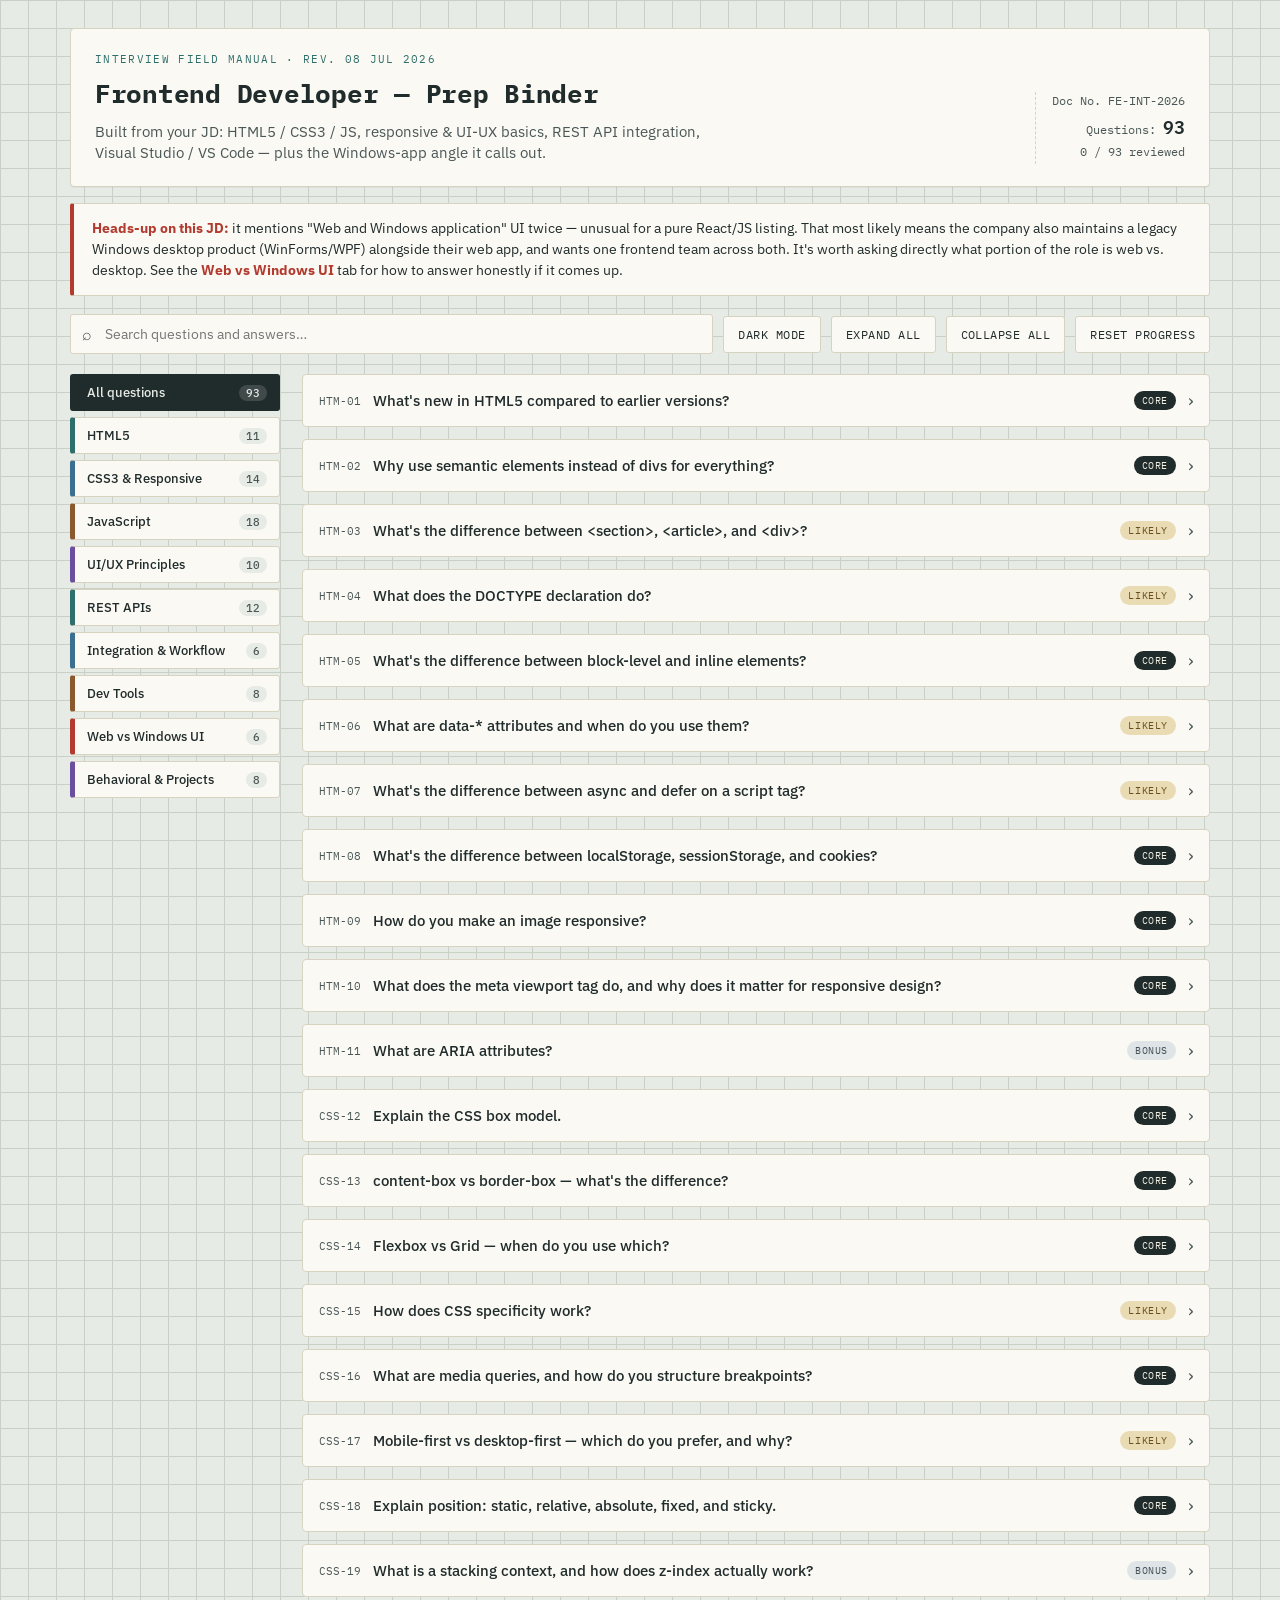
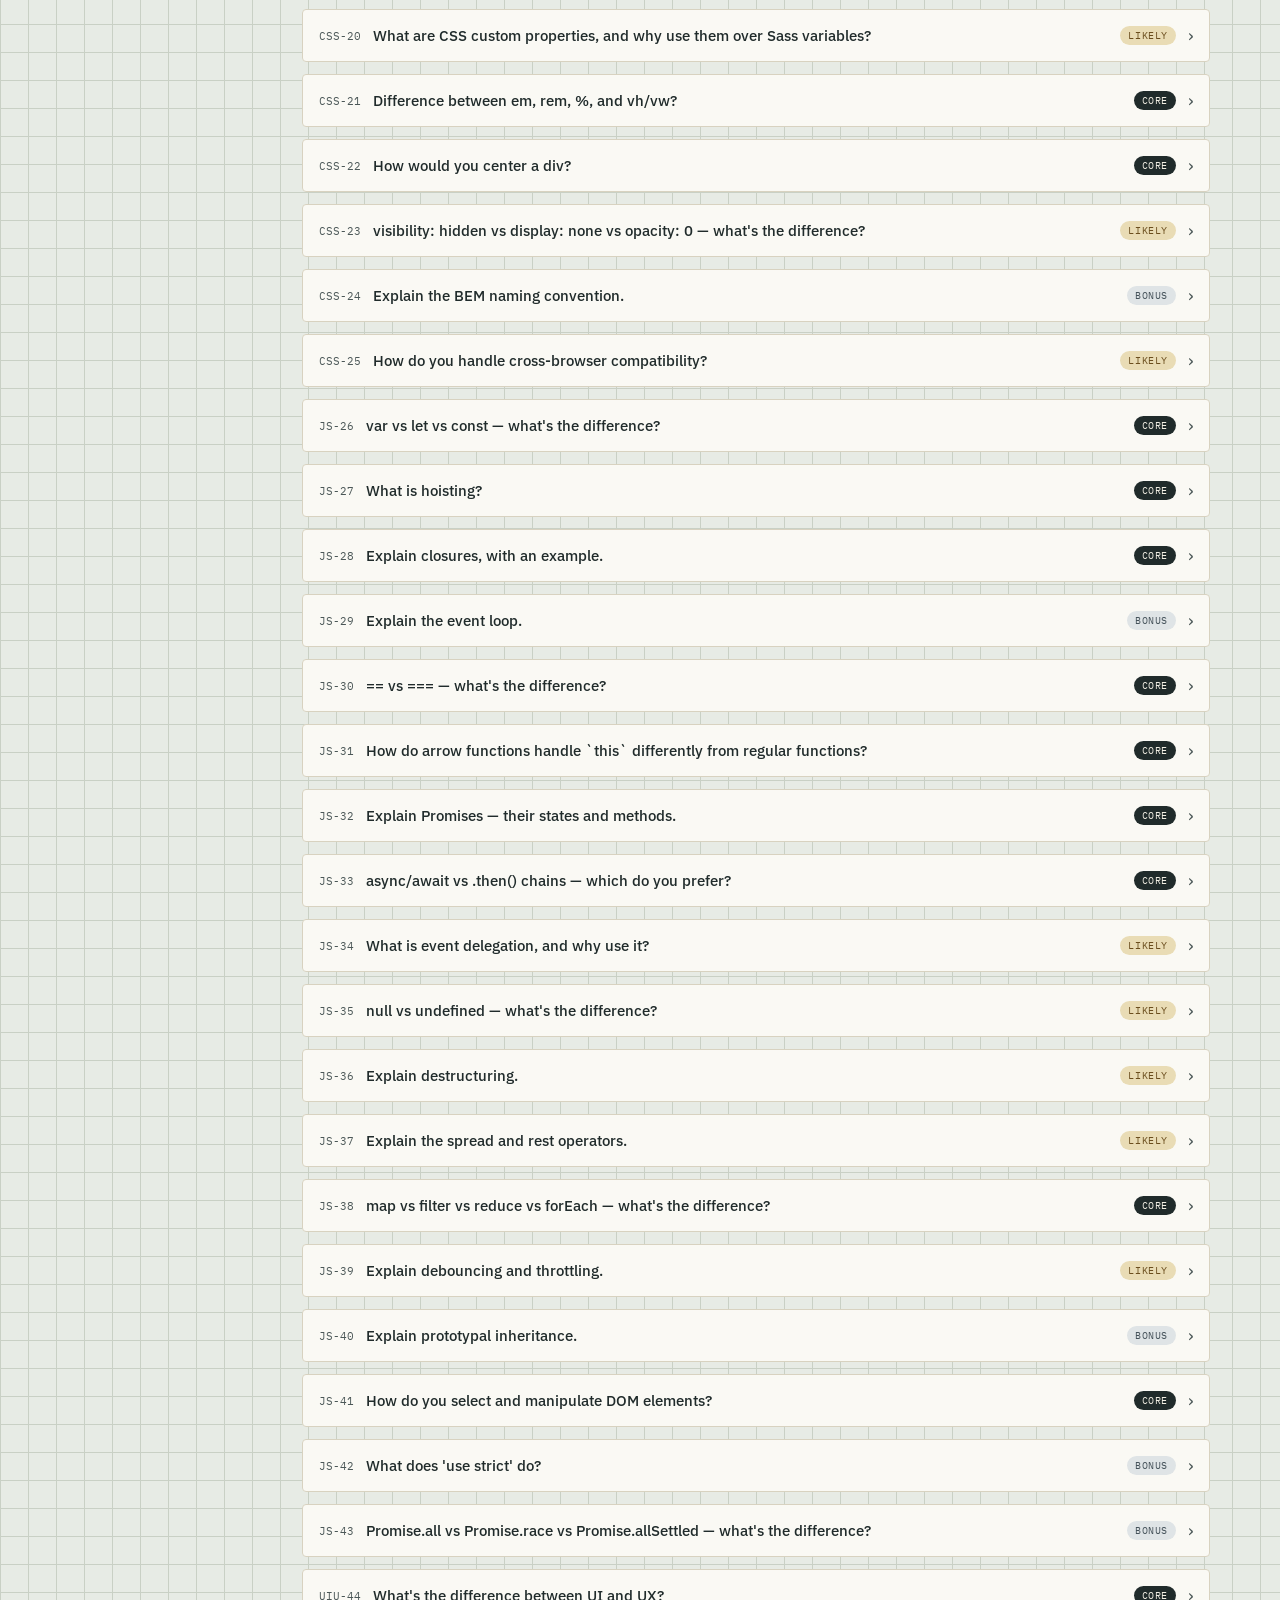
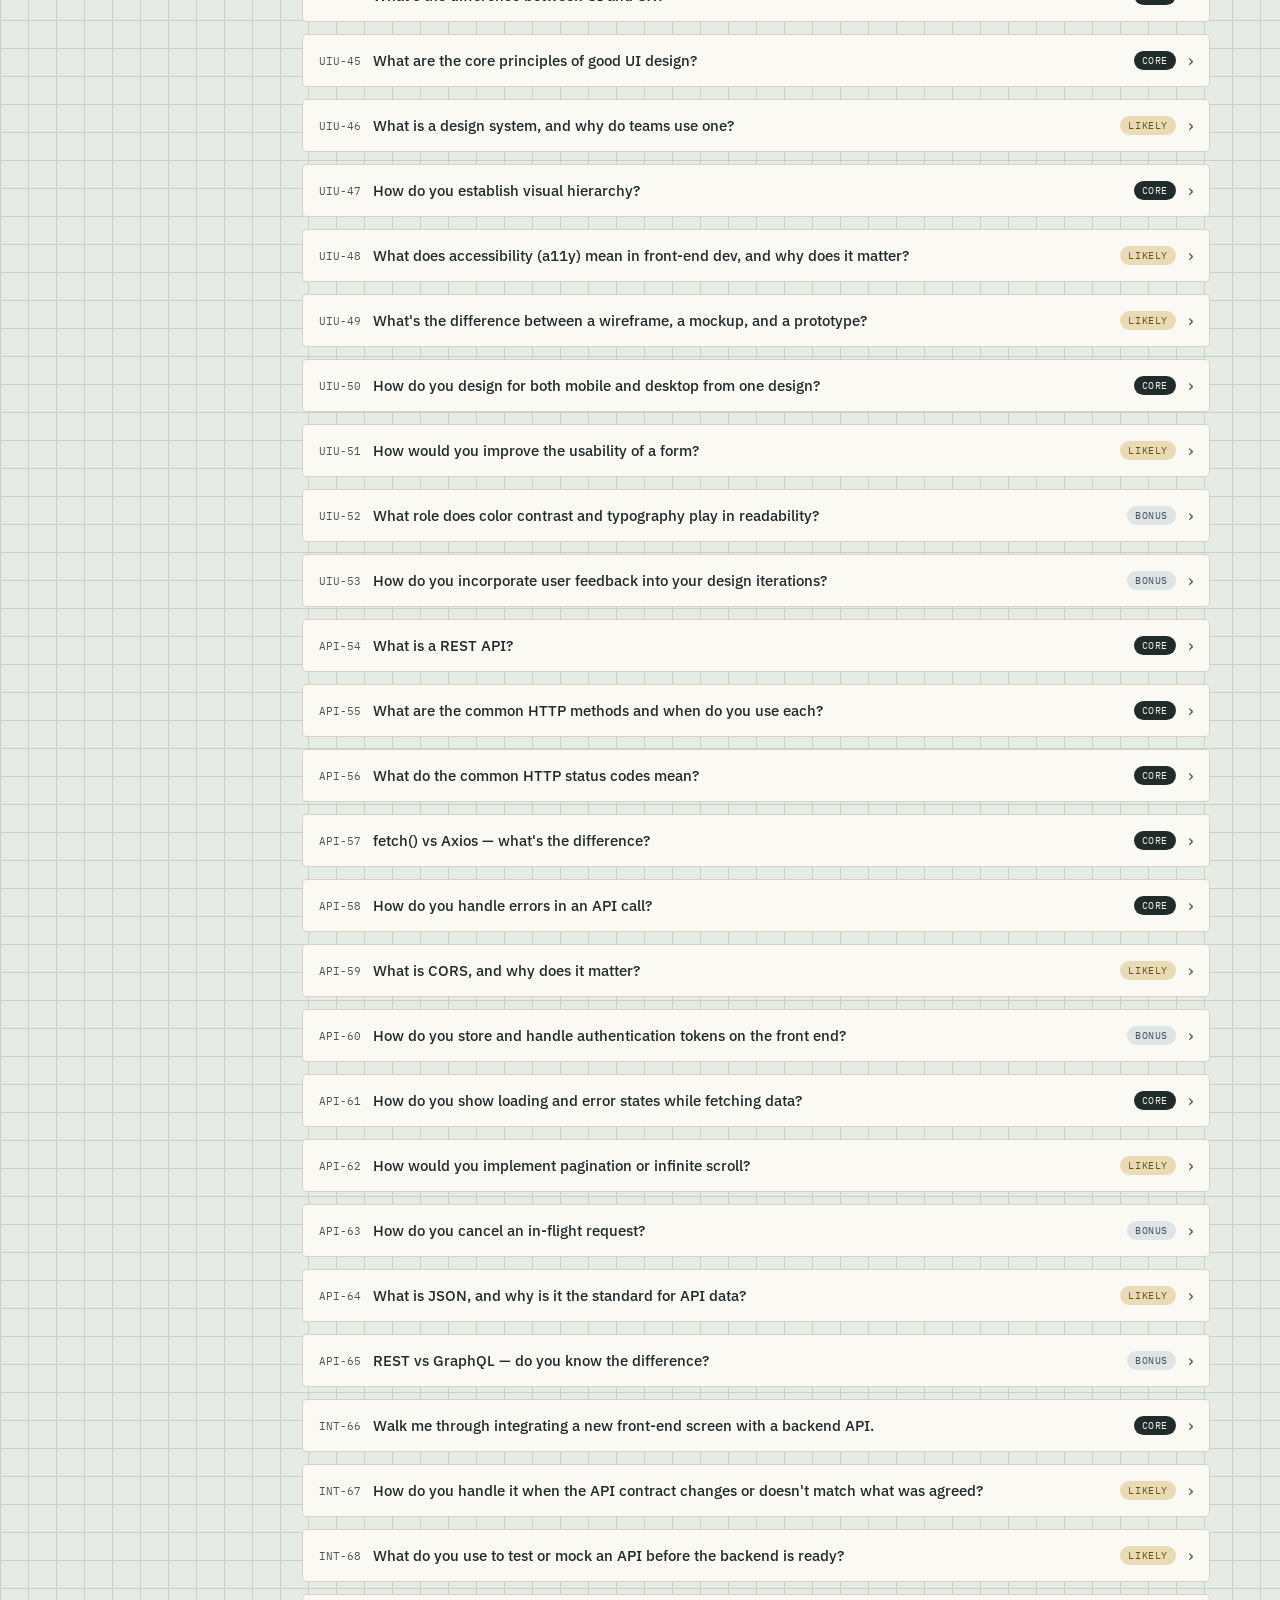
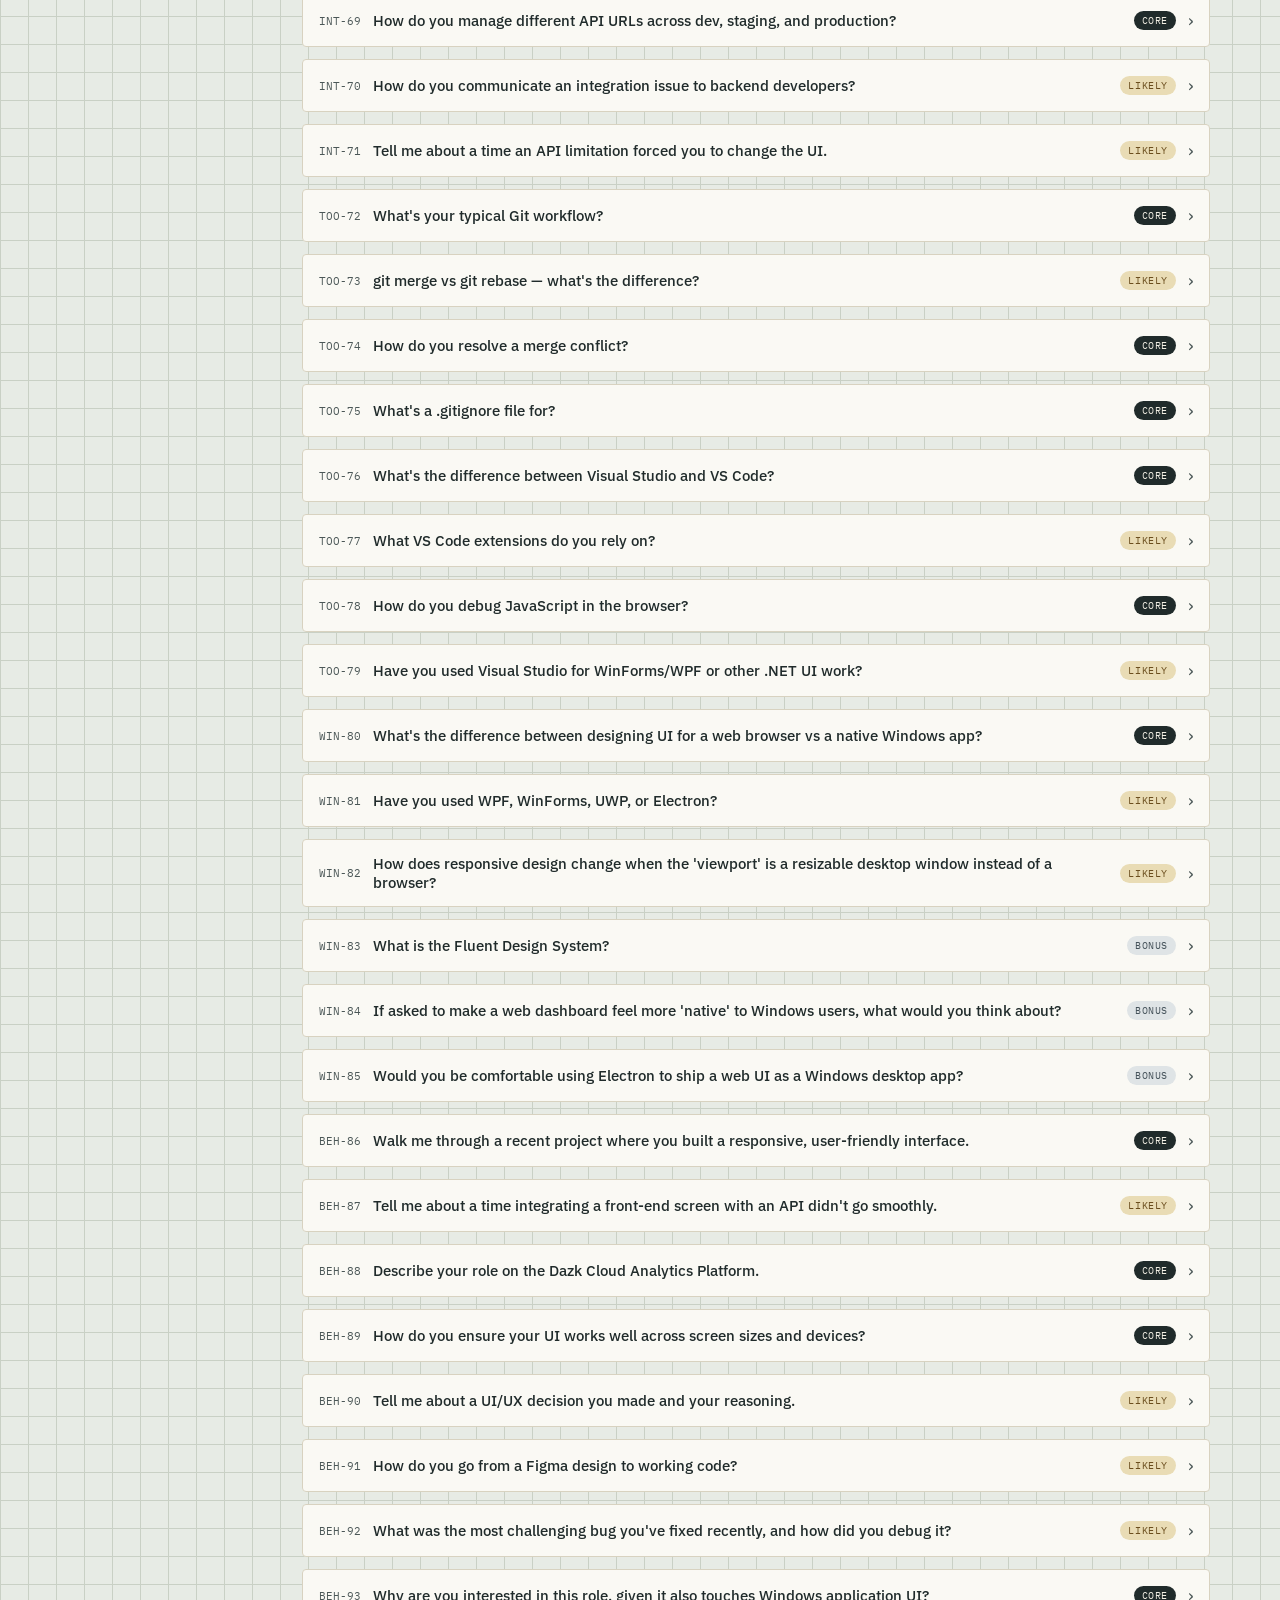
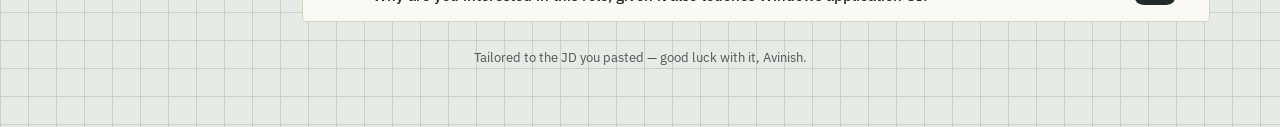
<file: frontend-developer-interview-prep.html>
<!DOCTYPE html>
<html lang="en">
<head>
<meta charset="UTF-8">
<meta name="viewport" content="width=device-width, initial-scale=1.0">
<title>Frontend Developer — Interview Field Manual</title>
<script>
  const savedTheme = localStorage.getItem("theme");
  if (savedTheme === "dark" || (!savedTheme && window.matchMedia("(prefers-color-scheme: dark)").matches)) {
    document.documentElement.setAttribute("data-theme", "dark");
  }
</script>
<link rel="preconnect" href="https://fonts.googleapis.com">
<link rel="preconnect" href="https://fonts.gstatic.com" crossorigin>
<link href="https://fonts.googleapis.com/css2?family=IBM+Plex+Mono:wght@400;500;600;700&family=IBM+Plex+Sans:wght@400;500;600;700&display=swap" rel="stylesheet">
<style>
  :root {
    --paper: #e7ebe5;
    --paper-line: #c9d0c5;
    --card: #faf9f4;
    --card-border: #d8d2c0;
    --ink: #202b2b;
    --ink-soft: #4b5757;
    --teal: #2f6f6b;
    --teal-deep: #1f4d4a;
    --stamp: #b23a2e;
    --core-bg: #202b2b;
    --core-fg: #f2efe4;
    --likely-bg: #e9dcb5;
    --likely-fg: #6b4e1e;
    --bonus-bg: #dfe4e6;
    --bonus-fg: #45525a;
    --tab-n-bg: rgba(255,255,255,0.15);
    --code-bg: var(--ink);
    --code-fg: #dce9e6;
  }

  [data-theme="dark"] {
    --paper: #121212;
    --paper-line: #2a2a2a;
    --card: #1e1e1e;
    --card-border: #333333;
    --ink: #e0e0e0;
    --ink-soft: #a0a0a0;
    --teal: #4db8b3;
    --teal-deep: #70d6d1;
    --stamp: #e57373;
    --core-bg: #e0e0e0;
    --core-fg: #121212;
    --likely-bg: #4a3614;
    --likely-fg: #e9dcb5;
    --bonus-bg: #2a343a;
    --bonus-fg: #dfe4e6;
    --tab-n-bg: rgba(0,0,0,0.15);
    --code-bg: #000000;
    --code-fg: #e0e0e0;
  }

  * { box-sizing: border-box; }

  body {
    margin: 0;
    background: var(--paper);
    background-image:
      linear-gradient(var(--paper-line) 1px, transparent 1px),
      linear-gradient(90deg, var(--paper-line) 1px, transparent 1px);
    background-size: 28px 28px;
    color: var(--ink);
    font-family: "IBM Plex Sans", sans-serif;
    line-height: 1.5;
    -webkit-font-smoothing: antialiased;
  }

  .manual {
    max-width: 1180px;
    margin: 0 auto;
    padding: 28px 20px 60px;
  }

  /* ---------- Header / spec-sheet title block ---------- */
  .doc-header {
    background: var(--card);
    border: 1px solid var(--card-border);
    border-radius: 4px;
    padding: 22px 24px;
    display: flex;
    flex-wrap: wrap;
    justify-content: space-between;
    align-items: flex-end;
    gap: 16px;
    box-shadow: 0 1px 0 rgba(32,43,43,0.05);
  }
  .doc-header .title-block { max-width: 640px; }
  .doc-eyebrow {
    font-family: "IBM Plex Mono", monospace;
    font-size: 11px;
    letter-spacing: 0.12em;
    text-transform: uppercase;
    color: var(--teal);
    margin: 0 0 6px;
  }
  .doc-header h1 {
    font-family: "IBM Plex Mono", monospace;
    font-size: 26px;
    margin: 0 0 8px;
    letter-spacing: -0.01em;
  }
  .doc-header p.sub {
    margin: 0;
    color: var(--ink-soft);
    font-size: 14.5px;
  }
  .doc-meta {
    font-family: "IBM Plex Mono", monospace;
    font-size: 12px;
    color: var(--ink-soft);
    text-align: right;
    border-left: 1px dashed var(--card-border);
    padding-left: 16px;
  }
  .doc-meta div { margin-bottom: 3px; }
  .doc-meta .count { font-size: 18px; color: var(--ink); font-weight: 600; }

  /* ---------- JD callout ---------- */
  .jd-note {
    margin-top: 16px;
    background: var(--card);
    border: 1px solid var(--card-border);
    border-left: 4px solid var(--stamp);
    border-radius: 3px;
    padding: 14px 18px;
    font-size: 14px;
    color: var(--ink);
  }
  .jd-note strong { color: var(--stamp); }

  /* ---------- Controls ---------- */
  .controls {
    margin-top: 18px;
    display: flex;
    flex-wrap: wrap;
    gap: 10px;
    align-items: center;
  }
  .search-wrap {
    flex: 1 1 260px;
    position: relative;
  }
  .search-wrap input {
    width: 100%;
    padding: 10px 14px 10px 34px;
    border: 1px solid var(--card-border);
    border-radius: 3px;
    background: var(--card);
    font-family: "IBM Plex Sans", sans-serif;
    font-size: 14px;
    color: var(--ink);
  }
  .search-wrap input:focus {
    outline: 2px solid var(--teal);
    outline-offset: 1px;
  }
  .search-wrap::before {
    content: "⌕";
    position: absolute;
    left: 12px;
    top: 50%;
    transform: translateY(-50%);
    color: var(--ink-soft);
    font-size: 16px;
  }
  .btn {
    font-family: "IBM Plex Mono", monospace;
    font-size: 12px;
    letter-spacing: 0.04em;
    text-transform: uppercase;
    background: var(--card);
    border: 1px solid var(--card-border);
    color: var(--ink);
    padding: 10px 14px;
    border-radius: 3px;
    cursor: pointer;
  }
  .btn:hover { border-color: var(--teal); color: var(--teal-deep); }
  .btn:focus-visible { outline: 2px solid var(--teal); outline-offset: 1px; }

  /* ---------- Layout ---------- */
  .layout {
    margin-top: 20px;
    display: grid;
    grid-template-columns: 210px 1fr;
    gap: 22px;
    align-items: start;
  }
  .tabs {
    position: sticky;
    top: 16px;
    display: flex;
    flex-direction: column;
    gap: 6px;
  }
  .tab-btn {
    display: flex;
    justify-content: space-between;
    align-items: center;
    gap: 8px;
    text-align: left;
    background: var(--card);
    border: 1px solid var(--card-border);
    border-left: 5px solid var(--cat-color, var(--teal));
    border-radius: 3px;
    padding: 9px 12px;
    font-family: "IBM Plex Sans", sans-serif;
    font-size: 13px;
    font-weight: 500;
    color: var(--ink);
    cursor: pointer;
  }
  .tab-btn .n {
    font-family: "IBM Plex Mono", monospace;
    font-size: 11px;
    color: var(--ink-soft);
    background: var(--paper);
    border-radius: 10px;
    padding: 1px 7px;
  }
  .tab-btn[aria-pressed="true"] {
    background: var(--ink);
    color: var(--paper);
    border-color: var(--ink);
  }
  .tab-btn[aria-pressed="true"] .n { background: var(--tab-n-bg); color: var(--paper); }

  /* ---------- Cards ---------- */
  .cards { display: flex; flex-direction: column; gap: 12px; }
  .card {
    position: relative;
    background: var(--card);
    border: 1px solid var(--card-border);
    border-radius: 4px;
    overflow: hidden;
  }
  .card.reviewed { border-color: var(--teal); }

  .card-header {
    width: 100%;
    display: grid;
    grid-template-columns: auto 1fr auto auto;
    align-items: center;
    gap: 12px;
    background: none;
    border: none;
    padding: 14px 16px;
    text-align: left;
    cursor: pointer;
    font-family: "IBM Plex Sans", sans-serif;
    color: var(--ink);
  }
  .card-header:focus-visible { outline: 2px solid var(--teal); outline-offset: -2px; }
  .card-id {
    font-family: "IBM Plex Mono", monospace;
    font-size: 11px;
    color: var(--ink-soft);
    white-space: nowrap;
  }
  .card-q { font-size: 14.5px; font-weight: 500; }
  .tag {
    font-family: "IBM Plex Mono", monospace;
    font-size: 10px;
    letter-spacing: 0.06em;
    padding: 3px 8px;
    border-radius: 10px;
    white-space: nowrap;
  }
  .tag-core { background: var(--core-bg); color: var(--core-fg); }
  .tag-likely { background: var(--likely-bg); color: var(--likely-fg); }
  .tag-bonus { background: var(--bonus-bg); color: var(--bonus-fg); }
  .chevron {
    font-size: 18px;
    color: var(--ink-soft);
    transition: transform 0.15s ease;
  }
  .card.open .chevron { transform: rotate(90deg); }

  .card-body {
    display: none;
    padding: 0 16px 18px 16px;
    border-top: 1px dashed var(--card-border);
    margin: 0 16px;
  }
  .card.open .card-body { display: block; padding-top: 14px; }
  .card-body p { margin: 0 0 12px; font-size: 14px; color: var(--ink); }

  pre.code-block {
    background: var(--code-bg);
    color: var(--code-fg);
    font-family: "IBM Plex Mono", monospace;
    font-size: 12.5px;
    padding: 12px 14px;
    border-radius: 3px;
    overflow-x: auto;
    white-space: pre;
    margin: 0 0 12px;
  }

  .card-footer {
    display: flex;
    justify-content: flex-end;
  }
  .stamp-btn {
    font-family: "IBM Plex Mono", monospace;
    font-size: 11px;
    letter-spacing: 0.05em;
    text-transform: uppercase;
    background: transparent;
    border: 1px solid var(--card-border);
    color: var(--ink-soft);
    padding: 6px 12px;
    border-radius: 3px;
    cursor: pointer;
  }
  .card.reviewed .stamp-btn {
    border-color: var(--teal);
    color: var(--teal-deep);
  }

  .stamp {
    position: absolute;
    top: 10px;
    right: 14px;
    display: none;
    align-items: center;
    justify-content: center;
    width: 74px;
    height: 74px;
    border-radius: 50%;
    border: 3px double var(--stamp);
    color: var(--stamp);
    font-family: "IBM Plex Mono", monospace;
    font-size: 10.5px;
    font-weight: 700;
    letter-spacing: 0.05em;
    text-align: center;
    transform: rotate(-11deg);
    opacity: 0.85;
    pointer-events: none;
  }
  .card.reviewed .stamp { display: flex; }

  .empty-state {
    text-align: center;
    padding: 40px 20px;
    color: var(--ink-soft);
    font-size: 14px;
  }

  footer.manual-footer {
    margin-top: 26px;
    text-align: center;
    font-size: 12.5px;
    color: var(--ink-soft);
  }

  @media (max-width: 780px) {
    .layout { grid-template-columns: 1fr; }
    .tabs {
      position: static;
      flex-direction: row;
      overflow-x: auto;
      padding-bottom: 4px;
    }
    .tab-btn { flex: 0 0 auto; white-space: nowrap; }
    .doc-header { align-items: flex-start; }
    .doc-meta { text-align: left; border-left: none; padding-left: 0; }
    .card-header { grid-template-columns: auto 1fr auto; }
    .card-id { display: none; }
  }
</style>
</head>
<body>
<div class="manual">

  <div class="doc-header">
    <div class="title-block">
      <p class="doc-eyebrow">Interview Field Manual · Rev. 08 Jul 2026</p>
      <h1>Frontend Developer — Prep Binder</h1>
      <p class="sub">Built from your JD: HTML5 / CSS3 / JS, responsive &amp; UI-UX basics, REST API integration, Visual Studio / VS Code — plus the Windows-app angle it calls out.</p>
    </div>
    <div class="doc-meta">
      <div>Doc No. FE-INT-2026</div>
      <div>Questions: <span class="count" id="total-count">0</span></div>
      <div id="reviewed-count">0 reviewed</div>
    </div>
  </div>

  <div class="jd-note">
    <strong>Heads-up on this JD:</strong> it mentions "Web and Windows application" UI twice — unusual for a pure React/JS listing. That most likely means the company also maintains a legacy Windows desktop product (WinForms/WPF) alongside their web app, and wants one frontend team across both. It's worth asking directly what portion of the role is web vs. desktop. See the <strong>Web vs Windows UI</strong> tab for how to answer honestly if it comes up.
  </div>

  <div class="controls">
    <div class="search-wrap">
      <input type="text" id="search-input" placeholder="Search questions and answers…" aria-label="Search questions">
    </div>
    <button class="btn" id="toggle-theme">Dark mode</button>
    <button class="btn" id="expand-all">Expand all</button>
    <button class="btn" id="collapse-all">Collapse all</button>
    <button class="btn" id="reset-progress">Reset progress</button>
  </div>

  <div class="layout">
    <nav class="tabs" id="tabs" aria-label="Question categories"></nav>
    <main class="cards" id="cards"></main>
  </div>

  <footer class="manual-footer">Tailored to the JD you pasted — good luck with it, Avinish.</footer>
</div>

<script>
(function () {
  "use strict";

  const CATEGORIES = [
    { id: "all", label: "All questions", color: "#202b2b" },
    { id: "html", label: "HTML5", color: "#2f6f6b" },
    { id: "css", label: "CSS3 & Responsive", color: "#3b6e8f" },
    { id: "js", label: "JavaScript", color: "#8a5a2e" },
    { id: "uiux", label: "UI/UX Principles", color: "#6b4e9e" },
    { id: "api", label: "REST APIs", color: "#2f6f6b" },
    { id: "integration", label: "Integration & Workflow", color: "#3b6e8f" },
    { id: "tools", label: "Dev Tools", color: "#8a5a2e" },
    { id: "windows", label: "Web vs Windows UI", color: "#b23a2e" },
    { id: "behavioral", label: "Behavioral & Projects", color: "#6b4e9e" }
  ];

  const RAW = [
    // ---------------- HTML5 ----------------
    { cat: "html", tag: "CORE", q: "What's new in HTML5 compared to earlier versions?",
      a: "HTML5 introduced semantic tags like header, nav, main, section, article, and footer, native audio and video support without plugins, the canvas and SVG APIs for graphics, new form input types such as email, date, and number, and client-side storage through localStorage and sessionStorage." },
    { cat: "html", tag: "CORE", q: "Why use semantic elements instead of divs for everything?",
      a: "Semantic tags describe meaning, not just appearance. Screen readers and search engines use that meaning to navigate and rank pages, and other developers can scan the structure of your markup at a glance instead of decoding a div soup." },
    { cat: "html", tag: "LIKELY", q: "What's the difference between <section>, <article>, and <div>?",
      a: "article is content that could stand alone and be redistributed, like a blog post or product card. section groups related content under a heading, like a chapter. div carries no semantic meaning at all — it's a plain container you reach for only when nothing more specific fits." },
    { cat: "html", tag: "LIKELY", q: "What does the DOCTYPE declaration do?",
      a: "<!DOCTYPE html> tells the browser to render the page in standards mode rather than quirks mode, so the CSS box model and layout behave predictably across browsers." },
    { cat: "html", tag: "CORE", q: "What's the difference between block-level and inline elements?",
      a: "Block elements (div, p, section) start on a new line and take the full available width — you can set width, height, and vertical margins on them. Inline elements (span, a, strong) flow within a line of text and ignore top/bottom margin and explicit height." },
    { cat: "html", tag: "LIKELY", q: "What are data-* attributes and when do you use them?",
      a: "They let you attach custom data to an element without breaking validation. I use them to pass small bits of state into event handlers instead of querying the DOM again for the same information.",
      code: "<button data-user-id=\"42\">Delete</button>\n\n// JS\nbutton.addEventListener(\"click\", (e) => {\n  console.log(e.target.dataset.userId); // \"42\"\n});" },
    { cat: "html", tag: "LIKELY", q: "What's the difference between async and defer on a script tag?",
      a: "Both let the HTML parser continue without waiting for the script to download. async runs the script the instant it's downloaded, which can interrupt parsing and doesn't guarantee order between scripts. defer waits until parsing finishes and runs scripts in document order, which is the safer default for anything that touches the DOM." },
    { cat: "html", tag: "CORE", q: "What's the difference between localStorage, sessionStorage, and cookies?",
      a: "localStorage persists with no expiry until it's explicitly cleared, scoped per origin. sessionStorage behaves the same but clears when the tab closes. Cookies are much smaller, sent to the server with every HTTP request, and are the only one of the three that can auto-expire or be marked httpOnly for security." },
    { cat: "html", tag: "CORE", q: "How do you make an image responsive?",
      a: "The baseline rule is img { max-width: 100%; height: auto; } so it never overflows its container. For serving different resolutions to different screens, I use srcset and sizes so the browser picks the right file instead of downloading one oversized image everywhere." },
    { cat: "html", tag: "CORE", q: "What does the meta viewport tag do, and why does it matter for responsive design?",
      a: "<meta name=\"viewport\" content=\"width=device-width, initial-scale=1\"> tells mobile browsers to render the page at the device's actual width instead of a default desktop-width canvas zoomed out. Without it, every media query you write is effectively ignored on phones." },
    { cat: "html", tag: "BONUS", q: "What are ARIA attributes?",
      a: "They add accessibility information the browser and screen readers can use when native HTML doesn't already convey it — things like aria-label, aria-expanded, or role=\"dialog\" on a custom modal. The rule of thumb: use a native semantic element first, and only reach for ARIA when there isn't one." },

    // ---------------- CSS3 & Responsive ----------------
    { cat: "css", tag: "CORE", q: "Explain the CSS box model.",
      a: "Every element is a box built from content, then padding, then border, then margin, from the inside out. Padding adds space inside the border, margin adds space outside it, and by default width/height apply only to the content box." },
    { cat: "css", tag: "CORE", q: "content-box vs border-box — what's the difference?",
      a: "content-box (the default) means width/height apply only to the content, so padding and border add extra size on top. border-box includes padding and border inside the given width/height, which is why most teams set box-sizing: border-box globally — it makes sizing predictable.",
      code: "* {\n  box-sizing: border-box;\n}" },
    { cat: "css", tag: "CORE", q: "Flexbox vs Grid — when do you use which?",
      a: "Flexbox is one-dimensional — built for laying items out in a single row or column, like a navbar. Grid is two-dimensional — built for rows and columns together, like a full page layout or dashboard. In practice I use Grid for the page skeleton and Flexbox for the pieces inside it." },
    { cat: "css", tag: "LIKELY", q: "How does CSS specificity work?",
      a: "Specificity is a tuple of inline styles, IDs, classes/attributes/pseudo-classes, and elements. An ID beats any number of classes, and a class beats any number of elements. When two rules tie, the one later in the source wins. !important overrides all of that, which is exactly why I avoid it except as a last resort.",
      code: "#nav .item { }         /* 0,1,1,0 */\n.nav .item.active { }  /* 0,0,3,0 */\n/* #nav still wins — an ID always beats classes, however many */" },
    { cat: "css", tag: "CORE", q: "What are media queries, and how do you structure breakpoints?",
      a: "Media queries apply CSS conditionally based on things like viewport width. I write mobile-first: base styles target small screens, then min-width queries layer on changes for larger ones — typically around 640-768px for tablets and 1024px+ for desktop.",
      code: "/* mobile-first */\n.card {\n  display: block;\n}\n\n@media (min-width: 768px) {\n  .card {\n    display: flex;\n  }\n}" },
    { cat: "css", tag: "LIKELY", q: "Mobile-first vs desktop-first — which do you prefer, and why?",
      a: "Mobile-first means writing the simplest single-column layout first and adding complexity as the screen grows with min-width queries. I prefer it because it forces you to prioritize content, and it usually means less CSS gets overridden since you're adding rules rather than undoing them." },
    { cat: "css", tag: "CORE", q: "Explain position: static, relative, absolute, fixed, and sticky.",
      a: "static is the default flow. relative shifts an element without removing it from the flow. absolute removes it entirely and positions it against the nearest positioned ancestor. fixed positions against the viewport, so it stays put on scroll. sticky behaves like relative until a scroll threshold, then acts like fixed." },
    { cat: "css", tag: "BONUS", q: "What is a stacking context, and how does z-index actually work?",
      a: "z-index only has an effect on positioned elements (not static), and it only compares elements within the same stacking context. Properties like opacity below 1, transforms, or will-change create a new stacking context — which is why a z-index of 9999 can still lose to a lower one nested inside a different context." },
    { cat: "css", tag: "LIKELY", q: "What are CSS custom properties, and why use them over Sass variables?",
      a: "Custom properties (--primary: value) resolve in the browser at runtime, so they can be read and changed with JavaScript and overridden per component — unlike Sass variables, which are compiled away and fixed at build time. I use them heavily for theming, like a light/dark toggle.",
      code: ":root {\n  --primary: #2563eb;\n}\n\n.btn {\n  background: var(--primary);\n}" },
    { cat: "css", tag: "CORE", q: "Difference between em, rem, %, and vh/vw?",
      a: "em is relative to the parent's font-size, so it compounds as you nest. rem is relative only to the root html font-size, which is more predictable for consistent spacing and type scales. % is relative to the parent's corresponding dimension. vh/vw are relative to 1% of the viewport's height/width." },
    { cat: "css", tag: "CORE", q: "How would you center a div?",
      a: "For a single item, the modern default is a flex container with align-items and justify-content set to center, or place-items: center on a grid parent. Position-and-transform is the fallback when you can't control the parent's display.",
      code: ".center {\n  display: flex;\n  align-items: center;\n  justify-content: center;\n}" },
    { cat: "css", tag: "LIKELY", q: "visibility: hidden vs display: none vs opacity: 0 — what's the difference?",
      a: "display: none removes the element from layout entirely — no space, not in the accessibility tree. visibility: hidden keeps its space but hides it visually and from screen readers. opacity: 0 keeps it fully in the layout, visible to screen readers, and still clickable — a common bug source." },
    { cat: "css", tag: "BONUS", q: "Explain the BEM naming convention.",
      a: "BEM stands for Block, Element, Modifier: .card, .card__title, .card--featured. It keeps class names flat and self-documenting, so you can tell an element's role and its parent just by reading the class — which avoids the specificity wars that come from deeply nested selectors." },
    { cat: "css", tag: "LIKELY", q: "How do you handle cross-browser compatibility?",
      a: "I check caniuse.com before relying on a newer CSS feature, use Autoprefixer in the build pipeline for vendor prefixes, and actually test in real browsers rather than assuming — Safari in particular has its own quirks with flexbox and date inputs." },

    // ---------------- JavaScript ----------------
    { cat: "js", tag: "CORE", q: "var vs let vs const — what's the difference?",
      a: "var is function-scoped and hoisted with a default of undefined, which causes bugs in loops and closures. let and const are block-scoped and sit in a temporal dead zone until their declaration line, so accessing them earlier throws instead of silently returning undefined. const just means the binding can't be reassigned — an object's own properties can still change." },
    { cat: "js", tag: "CORE", q: "What is hoisting?",
      a: "JavaScript moves function and variable declarations to the top of their scope before the code runs. Function declarations are hoisted fully, so you can call them above where they're written. var declarations are hoisted but only the declaration, not the assignment, so the variable is undefined until that line runs." },
    { cat: "js", tag: "CORE", q: "Explain closures, with an example.",
      a: "A closure is a function that remembers the variables from its outer scope even after that outer function has finished running. It's how you get private state in JavaScript.",
      code: "function makeCounter() {\n  let count = 0;\n  return function () {\n    count += 1;\n    return count;\n  };\n}\n\nconst counter = makeCounter();\ncounter(); // 1\ncounter(); // 2 — count persisted between calls" },
    { cat: "js", tag: "BONUS", q: "Explain the event loop.",
      a: "JavaScript is single-threaded and runs code from the call stack. Async work like fetch or setTimeout is handed to the browser, and when it finishes, its callback joins a queue. The event loop only pulls from that queue once the call stack is empty. Promise callbacks (microtasks) always run before setTimeout callbacks (macrotasks), even if both are ready at once." },
    { cat: "js", tag: "CORE", q: "== vs === — what's the difference?",
      a: "=== checks value and type with no conversion. == coerces both sides to the same type first, which produces surprising results like '' == 0 being true. I default to === everywhere and only reach for == when I explicitly want null and undefined treated as equal." },
    { cat: "js", tag: "CORE", q: "How do arrow functions handle `this` differently from regular functions?",
      a: "A regular function gets its own `this`, determined by how it's called. An arrow function has no `this` of its own — it captures `this` from the enclosing scope at the time it's defined. That's why arrow functions are the right choice inside array callbacks, where you want `this` to stay bound to the surrounding context." },
    { cat: "js", tag: "CORE", q: "Explain Promises — their states and methods.",
      a: "A Promise represents a value that isn't ready yet. It starts pending and settles once, either fulfilled with a value or rejected with an error. .then() handles the fulfilled case, .catch() handles rejection, and .finally() runs regardless of outcome — useful for turning off a loading spinner either way." },
    { cat: "js", tag: "CORE", q: "async/await vs .then() chains — which do you prefer?",
      a: "async/await is syntactic sugar over Promises that lets asynchronous code read top-to-bottom like synchronous code, which makes error handling with a normal try/catch far easier to follow than a long .then().catch() chain. I use it by default and reach for raw Promise chaining when I want several requests running in parallel via Promise.all.",
      code: "async function loadUser(id) {\n  try {\n    const res = await fetch(`/api/users/${id}`);\n    if (!res.ok) throw new Error(\"Request failed\");\n    return await res.json();\n  } catch (err) {\n    console.error(err);\n  }\n}" },
    { cat: "js", tag: "LIKELY", q: "What is event delegation, and why use it?",
      a: "Instead of attaching a listener to every child element, you attach one listener to a shared parent and check event.target inside it. It's more memory-efficient for long or dynamic lists, and it automatically works for elements added later without re-binding anything.",
      code: "list.addEventListener(\"click\", (e) => {\n  if (e.target.matches(\"li\")) {\n    console.log(\"Clicked:\", e.target.textContent);\n  }\n});" },
    { cat: "js", tag: "LIKELY", q: "null vs undefined — what's the difference?",
      a: "undefined means a variable was declared but never assigned, or a function didn't return anything. null is an intentional assignment meaning 'no value' — you set it explicitly. typeof null is, famously, 'object', a long-standing quirk in the language." },
    { cat: "js", tag: "LIKELY", q: "Explain destructuring.",
      a: "Destructuring pulls values out of arrays or objects into individual variables in one line instead of accessing them one property at a time. It's especially common for pulling props out of a function argument in React.",
      code: "const { name, age } = user;\nconst [first, second] = colors;" },
    { cat: "js", tag: "LIKELY", q: "Explain the spread and rest operators.",
      a: "Both use ..., in opposite directions. Spread expands an array or object into individual elements — copying an array with [...arr] or merging objects with {...a, ...b}. Rest gathers remaining arguments or items into a single array, like function sum(...nums) {}." },
    { cat: "js", tag: "CORE", q: "map vs filter vs reduce vs forEach — what's the difference?",
      a: "map returns a new array of the same length with each item transformed. filter returns a new array containing only items that pass a test. reduce folds the array down into a single value by running an accumulator function. forEach just runs a function per item and returns undefined, so it's for side effects, not building a new value." },
    { cat: "js", tag: "LIKELY", q: "Explain debouncing and throttling.",
      a: "Both limit how often a function runs in response to a fast-firing event like scroll or keystroke. Debounce waits until events stop for a set delay before running once — good for a search box that shouldn't fire an API call on every keystroke. Throttle runs at most once every set interval no matter how often the event fires — good for a scroll handler.",
      code: "function debounce(fn, delay) {\n  let timer;\n  return (...args) => {\n    clearTimeout(timer);\n    timer = setTimeout(() => fn(...args), delay);\n  };\n}" },
    { cat: "js", tag: "BONUS", q: "Explain prototypal inheritance.",
      a: "Every object has an internal link to another object, its prototype, and property lookups walk up that chain until they find a match or hit null. Classes in JS are syntactic sugar over this same prototype mechanism, not a separate inheritance system like in Java." },
    { cat: "js", tag: "CORE", q: "How do you select and manipulate DOM elements?",
      a: "querySelector and querySelectorAll for reading elements with CSS-style selectors, classList.add/remove/toggle for classes, and createElement plus appendChild for building new nodes. In a React codebase you rarely touch the DOM directly — the framework does it for you — but it still matters for things like measuring an element or focusing an input." },
    { cat: "js", tag: "BONUS", q: "What does 'use strict' do?",
      a: "It opts a script or function into a stricter parsing mode that turns silent mistakes into thrown errors — assigning to an undeclared variable, duplicate parameter names, and a few other footguns. Modern JS modules and class bodies are strict by default, so you rarely need to write it explicitly anymore." },
    { cat: "js", tag: "BONUS", q: "Promise.all vs Promise.race vs Promise.allSettled — what's the difference?",
      a: "Promise.all waits for every promise to resolve and rejects immediately if any one rejects. Promise.race settles as soon as the first promise settles, whichever way. Promise.allSettled waits for all of them regardless of outcome and reports a status for each — useful when several independent requests shouldn't fail the whole batch." },

    // ---------------- UI/UX Principles ----------------
    { cat: "uiux", tag: "CORE", q: "What's the difference between UI and UX?",
      a: "UI is the actual surface someone interacts with — buttons, colors, typography, layout. UX is the whole experience of using the product — whether the flow makes sense, whether they can find what they need, whether it feels effortless or frustrating. Good UI serves UX, but a beautiful UI can still sit on top of a confusing UX." },
    { cat: "uiux", tag: "CORE", q: "What are the core principles of good UI design?",
      a: "Consistency so patterns can be learned once and reused, clear visual hierarchy so the important thing is obvious first, immediate feedback for every action, and simplicity — removing anything that doesn't help the user complete their task." },
    { cat: "uiux", tag: "LIKELY", q: "What is a design system, and why do teams use one?",
      a: "A shared library of components, tokens (color, spacing, type scale), and usage rules that keep a product visually and behaviorally consistent as multiple people build it. It also speeds up development, since you're assembling from known parts instead of styling every button from scratch." },
    { cat: "uiux", tag: "CORE", q: "How do you establish visual hierarchy?",
      a: "Through size, weight, color contrast, and spacing — the most important element should be the biggest, boldest, or most isolated on the page. I use whitespace deliberately too: grouping related things close together and separating unrelated things, so structure is visible before you even read the text." },
    { cat: "uiux", tag: "LIKELY", q: "What does accessibility (a11y) mean in front-end dev, and why does it matter?",
      a: "It means the interface works for people using screen readers, keyboard-only navigation, or who need higher contrast — through sufficient color contrast, semantic HTML, visible focus states, and alt text on images. It matters both because it's the right thing to do and because in many contexts it's a legal requirement under WCAG." },
    { cat: "uiux", tag: "LIKELY", q: "What's the difference between a wireframe, a mockup, and a prototype?",
      a: "A wireframe is a low-fidelity skeleton focused purely on layout and structure, no color or real content. A mockup is high-fidelity — real colors, typography, and content, but static. A prototype is an interactive version you can click through to simulate the real flow before any code is written." },
    { cat: "uiux", tag: "CORE", q: "How do you design for both mobile and desktop from one design?",
      a: "I start from the smallest screen and design the essential version of the flow first, then progressively add layout complexity as space allows — a single column becomes a grid, a hamburger menu becomes a full nav bar. It forces prioritization: whatever survives the mobile version is genuinely essential." },
    { cat: "uiux", tag: "LIKELY", q: "How would you improve the usability of a form?",
      a: "Clear, persistent labels rather than placeholder-only fields, inline validation that tells you what's wrong before submit rather than after, a logical tab order, and grouping related fields together. Error messages should say exactly what to fix, not just that something's wrong." },
    { cat: "uiux", tag: "BONUS", q: "What role does color contrast and typography play in readability?",
      a: "WCAG recommends at least a 4.5:1 contrast ratio for normal body text so it's readable for people with low vision, and a clear type scale with enough line-height (usually 1.4-1.6x the font size) keeps long text from feeling cramped. Typography is functional, not just decorative — size and weight differences are what let someone scan a page instead of reading every word." },
    { cat: "uiux", tag: "BONUS", q: "How do you incorporate user feedback into your design iterations?",
      a: "I treat a first design as a hypothesis, not a final answer — watching a real user try to complete a task surfaces friction that's invisible once you already know how the interface is supposed to work. I prioritize feedback that blocks task completion over feedback that's purely aesthetic preference." },

    // ---------------- REST APIs ----------------
    { cat: "api", tag: "CORE", q: "What is a REST API?",
      a: "An architectural style for APIs built around resources, identified by URLs, acted on using standard HTTP methods. It's stateless — the server doesn't remember anything about you between requests, so every request carries all the information needed to process it." },
    { cat: "api", tag: "CORE", q: "What are the common HTTP methods and when do you use each?",
      a: "GET to read data without side effects, POST to create a new resource, PUT to replace a resource entirely, PATCH to update part of a resource, and DELETE to remove one." },
    { cat: "api", tag: "CORE", q: "What do the common HTTP status codes mean?",
      a: "200 is a successful response, 201 means something was created, 204 means success with no content to return. 400 is a bad request from the client, 401 means you're not authenticated, 403 means authenticated but not authorized, 404 means the resource doesn't exist, and 500 means the server itself failed." },
    { cat: "api", tag: "CORE", q: "fetch() vs Axios — what's the difference?",
      a: "fetch is built into the browser, so no dependency, but it only rejects on a network failure — a 404 or 500 still resolves 'successfully', so you have to check response.ok yourself. Axios automatically rejects on bad status codes, parses JSON for you, supports interceptors, and makes canceling requests simpler. I reach for Axios on any real project for that convenience." },
    { cat: "api", tag: "CORE", q: "How do you handle errors in an API call?",
      a: "Wrap the call in try/catch with async/await, check response.ok since fetch doesn't throw on HTTP errors by itself, and surface a specific message to the user rather than a generic failure — then log the real error for debugging.",
      code: "async function getUsers() {\n  try {\n    const res = await fetch(\"/api/users\");\n    if (!res.ok) throw new Error(`Status ${res.status}`);\n    return await res.json();\n  } catch (err) {\n    console.error(\"Failed to load users:\", err);\n    throw err;\n  }\n}" },
    { cat: "api", tag: "LIKELY", q: "What is CORS, and why does it matter?",
      a: "Cross-Origin Resource Sharing is a browser security rule that blocks a webpage from calling an API on a different origin unless that server explicitly allows it via response headers. It's a server-side setting, not something you fix from the front end — if you hit a CORS error, the backend team needs to add your origin to their allowed list." },
    { cat: "api", tag: "BONUS", q: "How do you store and handle authentication tokens on the front end?",
      a: "For a JWT, the safest common pattern is an httpOnly cookie set by the server, since JavaScript can't read it, which protects against XSS token theft. If the token has to be accessible to JS, I'd rather keep it in memory than in localStorage, since localStorage is readable by any script on the page, including an injected one." },
    { cat: "api", tag: "CORE", q: "How do you show loading and error states while fetching data?",
      a: "I model the request as three states — loading, error, and data — and render conditionally: a spinner or skeleton while loading is true, an error message if the request failed, and the real content once data arrives. In React that's usually a couple of useState calls or a small reducer." },
    { cat: "api", tag: "LIKELY", q: "How would you implement pagination or infinite scroll?",
      a: "For pagination, the API usually returns a page number/limit and a total count, and I track the current page in state and refetch on change. For infinite scroll, I use an IntersectionObserver on a sentinel element at the bottom of the list to load the next page as the user scrolls near it." },
    { cat: "api", tag: "BONUS", q: "How do you cancel an in-flight request?",
      a: "With fetch, an AbortController lets you pass a signal into the request and call controller.abort() to cancel it — useful in a search box where a new keystroke should cancel the previous request. Axios supports the same idea via its cancel token or the same AbortController signal." },
    { cat: "api", tag: "LIKELY", q: "What is JSON, and why is it the standard for API data?",
      a: "JavaScript Object Notation — a lightweight, language-independent text format for structured data. It maps directly onto JS objects and arrays via JSON.parse and JSON.stringify, and virtually every backend language can produce and consume it, which is why it replaced XML as the default for REST APIs." },
    { cat: "api", tag: "BONUS", q: "REST vs GraphQL — do you know the difference?",
      a: "REST exposes multiple fixed endpoints, one per resource, and you often either over-fetch or under-fetch data. GraphQL exposes a single endpoint where the client specifies exactly which fields it needs. I've primarily worked with REST, but understand the tradeoff and could ramp up on GraphQL if the role needed it." },

    // ---------------- Integration & Workflow ----------------
    { cat: "integration", tag: "CORE", q: "Walk me through integrating a new front-end screen with a backend API.",
      a: "I start from the API contract or Postman/Swagger doc if one exists, build the UI first against a mock or hardcoded response so I'm not blocked, then swap in the real fetch/Axios call once the endpoint is live — matching field names and handling loading/error states from the start rather than bolting them on afterward." },
    { cat: "integration", tag: "LIKELY", q: "How do you handle it when the API contract changes or doesn't match what was agreed?",
      a: "I flag the mismatch directly to the backend developer with the specific request/response I'm seeing versus what was documented, rather than guessing and coding around it silently — a small mismatch in field naming can otherwise turn into a bug much later." },
    { cat: "integration", tag: "LIKELY", q: "What do you use to test or mock an API before the backend is ready?",
      a: "Postman to hit endpoints directly and check the shape of real responses, or a hardcoded JSON mock in the front end so I can build the UI in parallel with backend work instead of waiting on it." },
    { cat: "integration", tag: "CORE", q: "How do you manage different API URLs across dev, staging, and production?",
      a: "Environment variables — a .env file per environment, injected at build time — so the same code points at the right base URL automatically depending on where it's deployed, instead of hardcoding a URL and swapping it manually.",
      code: "// .env.production\nVITE_API_URL=https://api.example.com\n\n// usage\nconst res = await fetch(`${import.meta.env.VITE_API_URL}/users`);" },
    { cat: "integration", tag: "LIKELY", q: "How do you communicate an integration issue to backend developers?",
      a: "I show, not just describe — a screenshot of the Network tab with the exact request payload, response status, and response body, so they can reproduce it immediately instead of going back and forth guessing what I sent." },
    { cat: "integration", tag: "LIKELY", q: "Tell me about a time an API limitation forced you to change the UI.",
      a: "Pick a real moment from your own work — an endpoint that didn't support the filtering or sorting you needed — and describe handling it client-side on the data you already had, then flagging it so the API could catch up later. Concrete beats abstract here." },

    // ---------------- Dev Tools ----------------
    { cat: "tools", tag: "CORE", q: "What's your typical Git workflow?",
      a: "Pull the latest main, create a feature branch, commit in small logical chunks with clear messages, push the branch, and open a pull request for review before merging — I avoid committing directly to main." },
    { cat: "tools", tag: "LIKELY", q: "git merge vs git rebase — what's the difference?",
      a: "merge creates a new commit tying two branch histories together, preserving exactly what happened, branching structure included. rebase replays your commits on top of the latest main, producing a linear history with no merge commit. I use merge for shared branches and save rebase for cleaning up my own local branch before opening a PR." },
    { cat: "tools", tag: "CORE", q: "How do you resolve a merge conflict?",
      a: "Git marks the conflicting lines with <<<<<<<, =======, and >>>>>>> markers. I open the file, decide which version — or a combination — is correct, remove the markers, then stage and commit the resolved file." },
    { cat: "tools", tag: "CORE", q: "What's a .gitignore file for?",
      a: "It tells Git which files or folders to never track — node_modules, build output, .env files with secrets — so they don't get committed by accident and bloat the repo or leak credentials." },
    { cat: "tools", tag: "CORE", q: "What's the difference between Visual Studio and VS Code?",
      a: "Visual Studio is a full, heavyweight IDE, historically built for .NET, C++, and Windows desktop development, with built-in designers for WinForms/WPF. VS Code is a lightweight, open-source editor that becomes a full environment through extensions — it's what almost all modern web/front-end developers use day to day, myself included." },
    { cat: "tools", tag: "LIKELY", q: "What VS Code extensions do you rely on?",
      a: "ESLint and Prettier for consistent linting and formatting, GitLens to see history inline, and Tailwind CSS IntelliSense since I use Tailwind heavily — plus whatever framework-specific extension matches the project, like the ES7+ React snippets pack." },
    { cat: "tools", tag: "CORE", q: "How do you debug JavaScript in the browser?",
      a: "Chrome DevTools — setting breakpoints in the Sources tab, inspecting variable state as execution pauses, checking the Network tab for request/response details, and the Console for quick logging. For React specifically, the React DevTools extension to inspect component props and state directly." },
    { cat: "tools", tag: "LIKELY", q: "Have you used Visual Studio for WinForms/WPF or other .NET UI work?",
      a: "Be honest here: your hands-on experience is web-side — React, JavaScript, HTML/CSS — rather than WinForms or WPF specifically. Frame it as: comfortable in Visual Studio's editor, familiar with the general idea of XAML-based UI, and confident the underlying thinking — layout, data binding, componentization — transfers even where the syntax is new." },

    // ---------------- Web vs Windows UI ----------------
    { cat: "windows", tag: "CORE", q: "What's the difference between designing UI for a web browser vs a native Windows app?",
      a: "A web UI has to work across every browser and an unpredictable range of screen sizes, and it's stateless between page loads unless you build state management yourself. A native Windows app runs in a fixed, controlled environment, has direct access to OS-level UI conventions like native menus and file dialogs, and generally performs faster and more predictably since there's no network round-trip for the UI itself." },
    { cat: "windows", tag: "LIKELY", q: "Have you used WPF, WinForms, UWP, or Electron?",
      a: "My direct project experience is web-based — React and JavaScript. I haven't shipped a WPF or WinForms app, but I understand the core ideas — XAML-based declarative UI, data binding, MVVM — and given my background building component-based UIs, I'd expect the ramp-up to be about syntax and platform APIs, not the underlying design thinking." },
    { cat: "windows", tag: "LIKELY", q: "How does responsive design change when the 'viewport' is a resizable desktop window instead of a browser?",
      a: "The same core idea — flexible layout that adapts to available space — still applies, but a desktop window is typically resized less aggressively and less often than a phone-vs-desktop swing, and you usually have a more predictable minimum window size to design against rather than an open-ended range of device widths." },
    { cat: "windows", tag: "BONUS", q: "What is the Fluent Design System?",
      a: "Microsoft's current design language for Windows apps — it defines conventions for depth, motion, translucent materials like acrylic and mica, and light/dark theming, similar in spirit to how Material Design defines conventions for Android and web." },
    { cat: "windows", tag: "BONUS", q: "If asked to make a web dashboard feel more 'native' to Windows users, what would you think about?",
      a: "Respecting the OS's light/dark theme preference automatically, using system fonts like Segoe UI rather than a web font, keeping scrollbars close to native behavior if it's wrapped in something like Electron, and matching Windows keyboard-shortcut conventions rather than Mac ones." },
    { cat: "windows", tag: "BONUS", q: "Would you be comfortable using Electron to ship a web UI as a Windows desktop app?",
      a: "Yes — it's the same React/JS/CSS skillset wrapped in a Chromium shell with Node for OS-level access, which is the most direct bridge from current web experience to a 'Windows application.' The tradeoff is a much larger bundle size and higher memory use than a native app, so it's worth it mainly when shipping the same UI to desktop and web matters more than raw performance." },

    // ---------------- Behavioral & Projects ----------------
    { cat: "behavioral", tag: "CORE", q: "Walk me through a recent project where you built a responsive, user-friendly interface.",
      a: "The Tomoboshi Admin Dashboard is a strong example: built in React 19 with React Router DOM v7 for navigation, Mapbox GL JS for a live map view, and Axios for data fetching — deployed and live on Netlify. Worth mentioning why responsiveness mattered: it's an admin tool used across different screen sizes, not one fixed desktop monitor." },
    { cat: "behavioral", tag: "LIKELY", q: "Tell me about a time integrating a front-end screen with an API didn't go smoothly.",
      a: "Use a real story here — a field mismatch, a CORS surprise, an endpoint that returned something unexpected. Name the project, what broke, how you diagnosed it (Network tab, console errors), and what you changed. Interviewers care more about your debugging process than the specific bug." },
    { cat: "behavioral", tag: "CORE", q: "Describe your role on the Dazk Cloud Analytics Platform.",
      a: "Front-end work using React 19 and Vite, styled with Tailwind v4, with Framer Motion and Lenis handling the platform's animation and smooth-scroll behavior, alongside the AWS SDK for cloud-service integration." },
    { cat: "behavioral", tag: "CORE", q: "How do you ensure your UI works well across screen sizes and devices?",
      a: "I build mobile-first with Tailwind's responsive utility classes, test at real breakpoints in DevTools rather than only at my own monitor's size, and treat touch targets and tap spacing as a first-class concern, not an afterthought for mobile." },
    { cat: "behavioral", tag: "LIKELY", q: "Tell me about a UI/UX decision you made and your reasoning.",
      a: "Pick a specific, small decision — a layout choice, a form flow, a loading-state pattern — from one of your real projects. State the problem it solved and the alternative you rejected and why. Concrete beats abstract here." },
    { cat: "behavioral", tag: "LIKELY", q: "How do you go from a Figma design to working code?",
      a: "I read the design token by token — spacing, color, type scale — before writing any markup, so the build matches the intent rather than eyeballing pixel values, and I check the design's states (hover, disabled, error) that are often shown only once in the file but need to exist in every relevant component." },
    { cat: "behavioral", tag: "LIKELY", q: "What was the most challenging bug you've fixed recently, and how did you debug it?",
      a: "Pick a specific bug from your own recent work and walk through it in order: what you observed, what you checked first, what the actual root cause turned out to be, and what you changed to prevent it recurring. Structure beats detail — interviewers are grading your process, not just the punchline." },
    { cat: "behavioral", tag: "CORE", q: "Why are you interested in this role, given it also touches Windows application UI?",
      a: "Be honest that your direct experience is web-based, and frame the Windows-app angle as a genuine growth area rather than glossing over it — then pivot to what does transfer directly: component thinking, responsive layout discipline, and REST API integration, which are the skills the JD actually leads with." }
  ];

  const questions = RAW.map((item, i) => ({
    ...item,
    id: item.cat + "-" + i,
    idLabel: item.cat.toUpperCase().slice(0, 3) + "-" + String(i + 1).padStart(2, "0")
  }));

  const catCounts = {};
  questions.forEach(q => { catCounts[q.cat] = (catCounts[q.cat] || 0) + 1; });

  let activeCat = "all";
  let searchTerm = "";
  const reviewed = new Set();

  const tabsEl = document.getElementById("tabs");
  const cardsEl = document.getElementById("cards");
  const totalCountEl = document.getElementById("total-count");
  const reviewedCountEl = document.getElementById("reviewed-count");
  const searchInput = document.getElementById("search-input");

  totalCountEl.textContent = questions.length;

  function renderTabs() {
    tabsEl.innerHTML = "";
    CATEGORIES.forEach(cat => {
      const btn = document.createElement("button");
      btn.className = "tab-btn";
      btn.style.setProperty("--cat-color", cat.color);
      btn.setAttribute("aria-pressed", String(cat.id === activeCat));
      const label = document.createElement("span");
      label.textContent = cat.label;
      const n = document.createElement("span");
      n.className = "n";
      n.textContent = cat.id === "all" ? questions.length : (catCounts[cat.id] || 0);
      btn.appendChild(label);
      btn.appendChild(n);
      btn.addEventListener("click", () => {
        activeCat = cat.id;
        renderTabs();
        renderCards();
      });
      tabsEl.appendChild(btn);
    });
  }

  function matchesSearch(q, term) {
    if (!term) return true;
    const hay = (q.q + " " + q.a).toLowerCase();
    return hay.includes(term);
  }

  function getVisible() {
    return questions.filter(q =>
      (activeCat === "all" || q.cat === activeCat) &&
      matchesSearch(q, searchTerm)
    );
  }

  function updateReviewedCount() {
    reviewedCountEl.textContent = reviewed.size + " / " + questions.length + " reviewed";
  }

  function renderCards() {
    const list = getVisible();
    cardsEl.innerHTML = "";

    if (list.length === 0) {
      const empty = document.createElement("div");
      empty.className = "empty-state";
      empty.textContent = "No questions match that search in this category.";
      cardsEl.appendChild(empty);
      return;
    }

    list.forEach(q => {
      const card = document.createElement("article");
      card.className = "card";
      if (reviewed.has(q.id)) card.classList.add("reviewed");

      const stamp = document.createElement("div");
      stamp.className = "stamp";
      stamp.textContent = "REVIEWED";
      card.appendChild(stamp);

      const header = document.createElement("button");
      header.className = "card-header";
      header.setAttribute("aria-expanded", "false");

      const idSpan = document.createElement("span");
      idSpan.className = "card-id";
      idSpan.textContent = q.idLabel;

      const qSpan = document.createElement("span");
      qSpan.className = "card-q";
      qSpan.textContent = q.q;

      const tagSpan = document.createElement("span");
      tagSpan.className = "tag tag-" + q.tag.toLowerCase();
      tagSpan.textContent = q.tag;

      const chev = document.createElement("span");
      chev.className = "chevron";
      chev.textContent = "›";

      header.appendChild(idSpan);
      header.appendChild(qSpan);
      header.appendChild(tagSpan);
      header.appendChild(chev);

      const body = document.createElement("div");
      body.className = "card-body";

      const answerP = document.createElement("p");
      answerP.textContent = q.a;
      body.appendChild(answerP);

      if (q.code) {
        const pre = document.createElement("pre");
        pre.className = "code-block";
        const codeEl = document.createElement("code");
        codeEl.textContent = q.code;
        pre.appendChild(codeEl);
        body.appendChild(pre);
      }

      const footer = document.createElement("div");
      footer.className = "card-footer";
      const stampBtn = document.createElement("button");
      stampBtn.className = "stamp-btn";
      stampBtn.textContent = reviewed.has(q.id) ? "Reviewed ✓" : "Mark reviewed";
      stampBtn.addEventListener("click", (e) => {
        e.stopPropagation();
        if (reviewed.has(q.id)) {
          reviewed.delete(q.id);
          card.classList.remove("reviewed");
          stampBtn.textContent = "Mark reviewed";
        } else {
          reviewed.add(q.id);
          card.classList.add("reviewed");
          stampBtn.textContent = "Reviewed ✓";
        }
        updateReviewedCount();
      });
      footer.appendChild(stampBtn);
      body.appendChild(footer);

      header.addEventListener("click", () => {
        const isOpen = card.classList.toggle("open");
        header.setAttribute("aria-expanded", String(isOpen));
      });

      card.appendChild(header);
      card.appendChild(body);
      cardsEl.appendChild(card);
    });
  }

  searchInput.addEventListener("input", (e) => {
    searchTerm = e.target.value.trim().toLowerCase();
    renderCards();
  });

  document.getElementById("expand-all").addEventListener("click", () => {
    document.querySelectorAll(".card").forEach(c => {
      c.classList.add("open");
      c.querySelector(".card-header").setAttribute("aria-expanded", "true");
    });
  });

  document.getElementById("collapse-all").addEventListener("click", () => {
    document.querySelectorAll(".card").forEach(c => {
      c.classList.remove("open");
      c.querySelector(".card-header").setAttribute("aria-expanded", "false");
    });
  });

  document.getElementById("reset-progress").addEventListener("click", () => {
    reviewed.clear();
    updateReviewedCount();
    renderCards();
  });

  const themeBtn = document.getElementById("toggle-theme");
  if (document.documentElement.getAttribute("data-theme") === "dark") {
    themeBtn.textContent = "Light mode";
  }
  themeBtn.addEventListener("click", () => {
    const isDark = document.documentElement.getAttribute("data-theme") === "dark";
    if (isDark) {
      document.documentElement.removeAttribute("data-theme");
      localStorage.setItem("theme", "light");
      themeBtn.textContent = "Dark mode";
    } else {
      document.documentElement.setAttribute("data-theme", "dark");
      localStorage.setItem("theme", "dark");
      themeBtn.textContent = "Light mode";
    }
  });

  renderTabs();
  renderCards();
  updateReviewedCount();
})();
</script>
</body>
</html>
</file>
